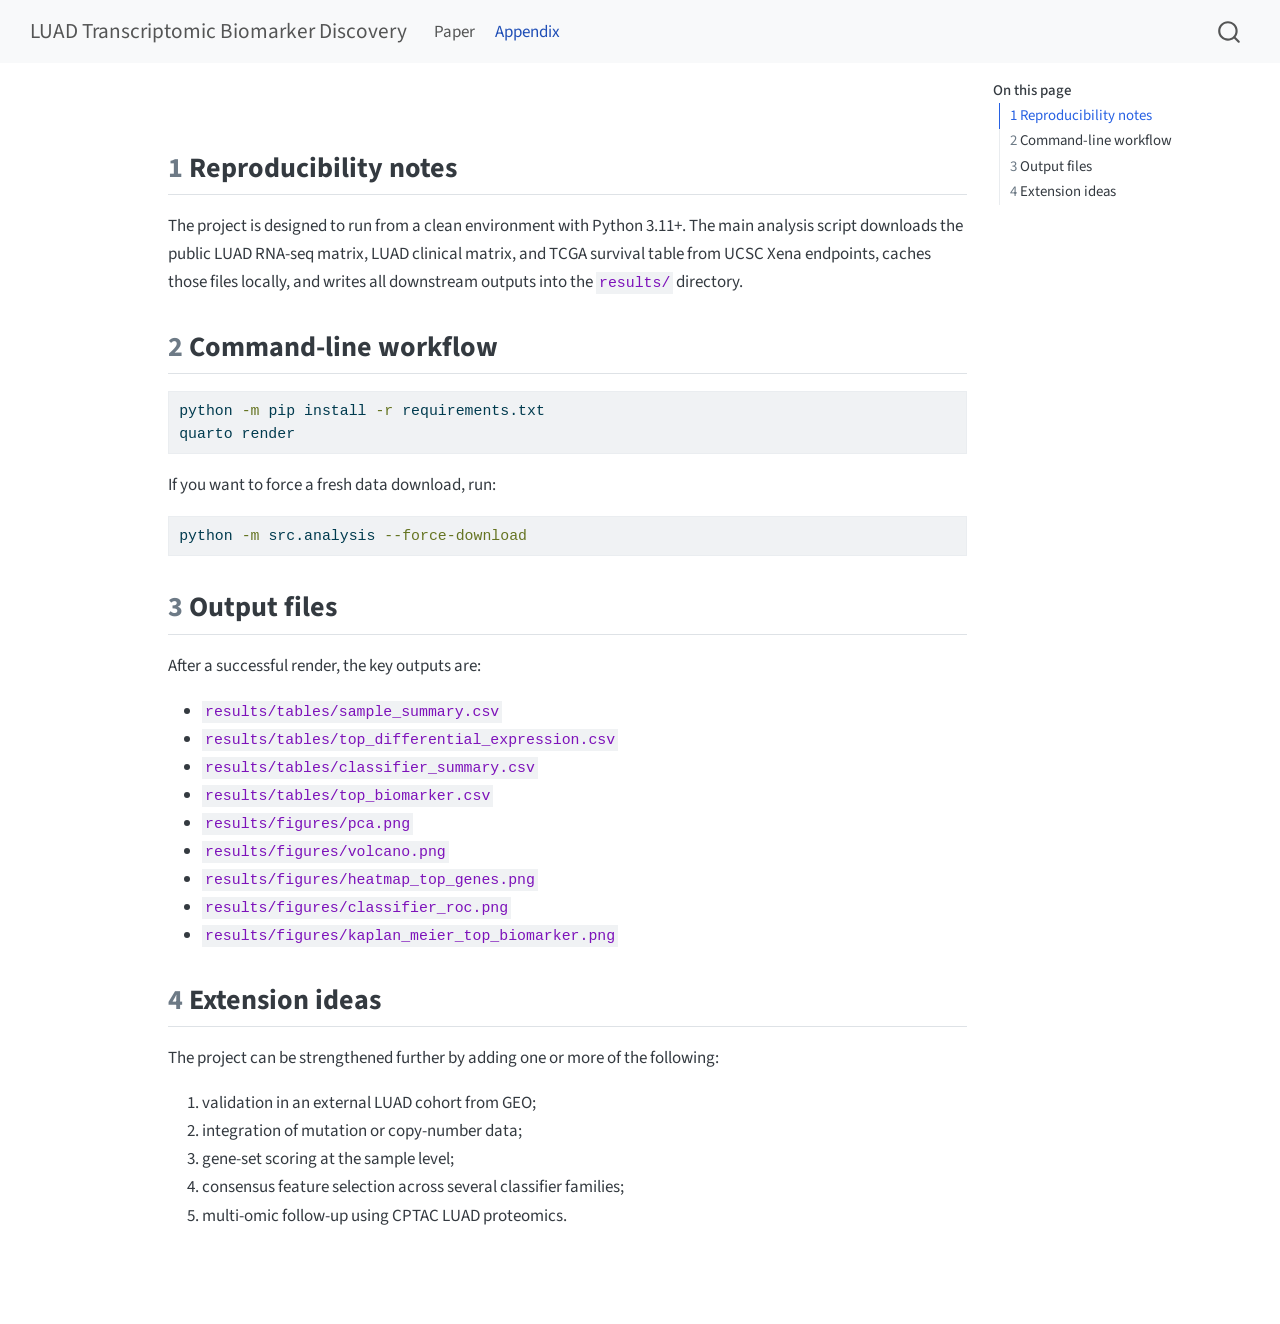
<file: docs/appendix.html>
<!DOCTYPE html>
<html xmlns="http://www.w3.org/1999/xhtml" lang="en" xml:lang="en"><head>

<meta charset="utf-8">
<meta name="generator" content="quarto-1.9.36">

<meta name="viewport" content="width=device-width, initial-scale=1.0, user-scalable=yes">


<title>Appendix – LUAD Transcriptomic Biomarker Discovery</title>
<style>
/* Default styles provided by pandoc.
** See https://pandoc.org/MANUAL.html#variables-for-html for config info.
*/
code{white-space: pre-wrap;}
span.smallcaps{font-variant: small-caps;}
div.columns{display: flex; gap: min(4vw, 1.5em);}
div.column{flex: auto; overflow-x: auto;}
div.hanging-indent{margin-left: 1.5em; text-indent: -1.5em;}
ul.task-list{list-style: none;}
ul.task-list li input[type="checkbox"] {
  width: 0.8em;
  margin: 0 0.8em 0.2em -1em; /* quarto-specific, see https://github.com/quarto-dev/quarto-cli/issues/4556 */ 
  vertical-align: middle;
}
/* CSS for syntax highlighting */
html { -webkit-text-size-adjust: 100%; }
pre > code.sourceCode { white-space: pre; position: relative; }
pre > code.sourceCode > span { display: inline-block; line-height: 1.25; }
pre > code.sourceCode > span:empty { height: 1.2em; }
.sourceCode { overflow: visible; }
code.sourceCode > span { color: inherit; text-decoration: inherit; }
div.sourceCode { margin: 1em 0; }
pre.sourceCode { margin: 0; }
@media screen {
div.sourceCode { overflow: auto; }
}
@media print {
pre > code.sourceCode { white-space: pre-wrap; }
pre > code.sourceCode > span { text-indent: -5em; padding-left: 5em; }
}
pre.numberSource code
  { counter-reset: source-line 0; }
pre.numberSource code > span
  { position: relative; left: -4em; counter-increment: source-line; }
pre.numberSource code > span > a:first-child::before
  { content: counter(source-line);
    position: relative; left: -1em; text-align: right; vertical-align: baseline;
    border: none; display: inline-block;
    -webkit-touch-callout: none; -webkit-user-select: none;
    -khtml-user-select: none; -moz-user-select: none;
    -ms-user-select: none; user-select: none;
    padding: 0 4px; width: 4em;
  }
pre.numberSource { margin-left: 3em;  padding-left: 4px; }
div.sourceCode
  {   }
@media screen {
pre > code.sourceCode > span > a:first-child::before { text-decoration: underline; }
}
</style>


<script src="site_libs/quarto-nav/quarto-nav.js"></script>
<script src="site_libs/quarto-nav/headroom.min.js"></script>
<script src="site_libs/clipboard/clipboard.min.js"></script>
<script src="site_libs/quarto-search/autocomplete.umd.js"></script>
<script src="site_libs/quarto-search/fuse.min.js"></script>
<script src="site_libs/quarto-search/quarto-search.js"></script>
<meta name="quarto:offset" content="./">
<script src="site_libs/quarto-html/quarto.js" type="module"></script>
<script src="site_libs/quarto-html/tabsets/tabsets.js" type="module"></script>
<script src="site_libs/quarto-html/popper.min.js"></script>
<script src="site_libs/quarto-html/tippy.umd.min.js"></script>
<script src="site_libs/quarto-html/anchor.min.js"></script>
<link href="site_libs/quarto-html/tippy.css" rel="stylesheet">
<link href="site_libs/quarto-html/quarto-syntax-highlighting-845c23b38eaddc0f92fda52bfe77a8c8.css" rel="stylesheet" id="quarto-text-highlighting-styles">
<script src="site_libs/bootstrap/bootstrap.min.js"></script>
<link href="site_libs/bootstrap/bootstrap-icons.css" rel="stylesheet">
<link href="site_libs/bootstrap/bootstrap-158031087360bce0ff56dc785ce39e06.min.css" rel="stylesheet" append-hash="true" id="quarto-bootstrap" data-mode="light">
<script id="quarto-search-options" type="application/json">{
  "location": "navbar",
  "copy-button": false,
  "collapse-after": 3,
  "panel-placement": "end",
  "type": "overlay",
  "limit": 50,
  "keyboard-shortcut": [
    "f",
    "/",
    "s"
  ],
  "show-item-context": false,
  "language": {
    "search-no-results-text": "No results",
    "search-matching-documents-text": "matching documents",
    "search-copy-link-title": "Copy link to search",
    "search-hide-matches-text": "Hide additional matches",
    "search-more-match-text": "more match in this document",
    "search-more-matches-text": "more matches in this document",
    "search-clear-button-title": "Clear",
    "search-text-placeholder": "",
    "search-detached-cancel-button-title": "Cancel",
    "search-submit-button-title": "Submit",
    "search-label": "Search"
  }
}</script>
<style>html{ scroll-behavior: smooth; }</style>


<link rel="stylesheet" href="styles.css">
</head>

<body class="nav-fixed quarto-light">

<div id="quarto-search-results"></div>
  <header id="quarto-header" class="headroom fixed-top">
    <nav class="navbar navbar-expand-lg " data-bs-theme="dark">
      <div class="navbar-container container-fluid">
      <div class="navbar-brand-container mx-auto">
    <a class="navbar-brand" href="./index.html">
    <span class="navbar-title">LUAD Transcriptomic Biomarker Discovery</span>
    </a>
  </div>
            <div id="quarto-search" class="" title="Search"></div>
          <button class="navbar-toggler" type="button" data-bs-toggle="collapse" data-bs-target="#navbarCollapse" aria-controls="navbarCollapse" role="menu" aria-expanded="false" aria-label="Toggle navigation" onclick="if (window.quartoToggleHeadroom) { window.quartoToggleHeadroom(); }">
  <span class="navbar-toggler-icon"></span>
</button>
          <div class="collapse navbar-collapse" id="navbarCollapse">
            <ul class="navbar-nav navbar-nav-scroll me-auto">
  <li class="nav-item">
    <a class="nav-link" href="./index.html"> 
<span class="menu-text">Paper</span></a>
  </li>  
  <li class="nav-item">
    <a class="nav-link active" href="./appendix.html" aria-current="page"> 
<span class="menu-text">Appendix</span></a>
  </li>  
</ul>
          </div> <!-- /navcollapse -->
            <div class="quarto-navbar-tools">
</div>
      </div> <!-- /container-fluid -->
    </nav>
</header>
<!-- content -->
<div id="quarto-content" class="quarto-container page-columns page-rows-contents page-layout-article page-navbar">
<!-- sidebar -->
<!-- margin-sidebar -->
    <div id="quarto-margin-sidebar" class="sidebar margin-sidebar">
        <nav id="TOC" role="doc-toc" class="toc-active">
    <h2 id="toc-title">On this page</h2>
   
  <ul>
  <li><a href="#reproducibility-notes" id="toc-reproducibility-notes" class="nav-link active" data-scroll-target="#reproducibility-notes"><span class="header-section-number">1</span> Reproducibility notes</a></li>
  <li><a href="#command-line-workflow" id="toc-command-line-workflow" class="nav-link" data-scroll-target="#command-line-workflow"><span class="header-section-number">2</span> Command-line workflow</a></li>
  <li><a href="#output-files" id="toc-output-files" class="nav-link" data-scroll-target="#output-files"><span class="header-section-number">3</span> Output files</a></li>
  <li><a href="#extension-ideas" id="toc-extension-ideas" class="nav-link" data-scroll-target="#extension-ideas"><span class="header-section-number">4</span> Extension ideas</a></li>
  </ul>
</nav>
    </div>
<!-- main -->
<main class="content" id="quarto-document-content">

<header id="title-block-header" class="quarto-title-block default">
<div class="quarto-title">
<h1 class="title">Appendix</h1>
</div>



<div class="quarto-title-meta">

    
  
    
  </div>
  


</header>


<section id="reproducibility-notes" class="level2" data-number="1">
<h2 data-number="1" class="anchored" data-anchor-id="reproducibility-notes"><span class="header-section-number">1</span> Reproducibility notes</h2>
<p>The project is designed to run from a clean environment with Python 3.11+. The main analysis script downloads the public LUAD RNA-seq matrix, LUAD clinical matrix, and TCGA survival table from UCSC Xena endpoints, caches those files locally, and writes all downstream outputs into the <code>results/</code> directory.</p>
</section>
<section id="command-line-workflow" class="level2" data-number="2">
<h2 data-number="2" class="anchored" data-anchor-id="command-line-workflow"><span class="header-section-number">2</span> Command-line workflow</h2>
<div class="code-copy-outer-scaffold"><div class="sourceCode" id="cb1"><pre class="sourceCode bash code-with-copy"><code class="sourceCode bash"><span id="cb1-1"><a href="#cb1-1" aria-hidden="true" tabindex="-1"></a><span class="ex">python</span> <span class="at">-m</span> pip install <span class="at">-r</span> requirements.txt</span>
<span id="cb1-2"><a href="#cb1-2" aria-hidden="true" tabindex="-1"></a><span class="ex">quarto</span> render</span></code></pre></div><button title="Copy to Clipboard" class="code-copy-button"><i class="bi"></i></button></div>
<p>If you want to force a fresh data download, run:</p>
<div class="code-copy-outer-scaffold"><div class="sourceCode" id="cb2"><pre class="sourceCode bash code-with-copy"><code class="sourceCode bash"><span id="cb2-1"><a href="#cb2-1" aria-hidden="true" tabindex="-1"></a><span class="ex">python</span> <span class="at">-m</span> src.analysis <span class="at">--force-download</span></span></code></pre></div><button title="Copy to Clipboard" class="code-copy-button"><i class="bi"></i></button></div>
</section>
<section id="output-files" class="level2" data-number="3">
<h2 data-number="3" class="anchored" data-anchor-id="output-files"><span class="header-section-number">3</span> Output files</h2>
<p>After a successful render, the key outputs are:</p>
<ul>
<li><code>results/tables/sample_summary.csv</code></li>
<li><code>results/tables/top_differential_expression.csv</code></li>
<li><code>results/tables/classifier_summary.csv</code></li>
<li><code>results/tables/top_biomarker.csv</code></li>
<li><code>results/figures/pca.png</code></li>
<li><code>results/figures/volcano.png</code></li>
<li><code>results/figures/heatmap_top_genes.png</code></li>
<li><code>results/figures/classifier_roc.png</code></li>
<li><code>results/figures/kaplan_meier_top_biomarker.png</code></li>
</ul>
</section>
<section id="extension-ideas" class="level2" data-number="4">
<h2 data-number="4" class="anchored" data-anchor-id="extension-ideas"><span class="header-section-number">4</span> Extension ideas</h2>
<p>The project can be strengthened further by adding one or more of the following:</p>
<ol type="1">
<li>validation in an external LUAD cohort from GEO;</li>
<li>integration of mutation or copy-number data;</li>
<li>gene-set scoring at the sample level;</li>
<li>consensus feature selection across several classifier families;</li>
<li>multi-omic follow-up using CPTAC LUAD proteomics.</li>
</ol>


</section>

</main> <!-- /main -->
<script id="quarto-html-after-body" type="application/javascript">
  window.document.addEventListener("DOMContentLoaded", function (event) {
    const icon = "";
    const anchorJS = new window.AnchorJS();
    anchorJS.options = {
      placement: 'right',
      icon: icon
    };
    anchorJS.add('.anchored');
    const isCodeAnnotation = (el) => {
      for (const clz of el.classList) {
        if (clz.startsWith('code-annotation-')) {                     
          return true;
        }
      }
      return false;
    }
    const onCopySuccess = function(e) {
      // button target
      const button = e.trigger;
      // don't keep focus
      button.blur();
      // flash "checked"
      button.classList.add('code-copy-button-checked');
      var currentTitle = button.getAttribute("title");
      button.setAttribute("title", "Copied!");
      let tooltip;
      if (window.bootstrap) {
        button.setAttribute("data-bs-toggle", "tooltip");
        button.setAttribute("data-bs-placement", "left");
        button.setAttribute("data-bs-title", "Copied!");
        tooltip = new bootstrap.Tooltip(button, 
          { trigger: "manual", 
            customClass: "code-copy-button-tooltip",
            offset: [0, -8]});
        tooltip.show();    
      }
      setTimeout(function() {
        if (tooltip) {
          tooltip.hide();
          button.removeAttribute("data-bs-title");
          button.removeAttribute("data-bs-toggle");
          button.removeAttribute("data-bs-placement");
        }
        button.setAttribute("title", currentTitle);
        button.classList.remove('code-copy-button-checked');
      }, 1000);
      // clear code selection
      e.clearSelection();
    }
    const getTextToCopy = function(trigger) {
      const outerScaffold = trigger.parentElement.cloneNode(true);
      const codeEl = outerScaffold.querySelector('code');
      for (const childEl of codeEl.children) {
        if (isCodeAnnotation(childEl)) {
          childEl.remove();
        }
      }
      return codeEl.innerText;
    }
    const clipboard = new window.ClipboardJS('.code-copy-button:not([data-in-quarto-modal])', {
      text: getTextToCopy
    });
    clipboard.on('success', onCopySuccess);
    if (window.document.getElementById('quarto-embedded-source-code-modal')) {
      const clipboardModal = new window.ClipboardJS('.code-copy-button[data-in-quarto-modal]', {
        text: getTextToCopy,
        container: window.document.getElementById('quarto-embedded-source-code-modal')
      });
      clipboardModal.on('success', onCopySuccess);
    }
      var localhostRegex = new RegExp(/^(?:http|https):\/\/localhost\:?[0-9]*\//);
      var mailtoRegex = new RegExp(/^mailto:/);
        var filterRegex = new RegExp('/' + window.location.host + '/');
      var isInternal = (href) => {
          return filterRegex.test(href) || localhostRegex.test(href) || mailtoRegex.test(href);
      }
      // Inspect non-navigation links and adorn them if external
     var links = window.document.querySelectorAll('a[href]:not(.nav-link):not(.navbar-brand):not(.toc-action):not(.sidebar-link):not(.sidebar-item-toggle):not(.pagination-link):not(.no-external):not([aria-hidden]):not(.dropdown-item):not(.quarto-navigation-tool):not(.about-link)');
      for (var i=0; i<links.length; i++) {
        const link = links[i];
        if (!isInternal(link.href)) {
          // undo the damage that might have been done by quarto-nav.js in the case of
          // links that we want to consider external
          if (link.dataset.originalHref !== undefined) {
            link.href = link.dataset.originalHref;
          }
        }
      }
    function tippyHover(el, contentFn, onTriggerFn, onUntriggerFn) {
      const config = {
        allowHTML: true,
        maxWidth: 500,
        delay: 100,
        arrow: false,
        appendTo: function(el) {
            return el.parentElement;
        },
        interactive: true,
        interactiveBorder: 10,
        theme: 'quarto',
        placement: 'bottom-start',
      };
      if (contentFn) {
        config.content = contentFn;
      }
      if (onTriggerFn) {
        config.onTrigger = onTriggerFn;
      }
      if (onUntriggerFn) {
        config.onUntrigger = onUntriggerFn;
      }
      window.tippy(el, config); 
    }
    const noterefs = window.document.querySelectorAll('a[role="doc-noteref"]');
    for (var i=0; i<noterefs.length; i++) {
      const ref = noterefs[i];
      tippyHover(ref, function() {
        // use id or data attribute instead here
        let href = ref.getAttribute('data-footnote-href') || ref.getAttribute('href');
        try { href = new URL(href).hash; } catch {}
        const id = href.replace(/^#\/?/, "");
        const note = window.document.getElementById(id);
        if (note) {
          return note.innerHTML;
        } else {
          return "";
        }
      });
    }
    const xrefs = window.document.querySelectorAll('a.quarto-xref');
    const processXRef = (id, note) => {
      // Strip column container classes
      const stripColumnClz = (el) => {
        el.classList.remove("page-full", "page-columns");
        if (el.children) {
          for (const child of el.children) {
            stripColumnClz(child);
          }
        }
      }
      stripColumnClz(note)
      if (id === null || id.startsWith('sec-')) {
        // Special case sections, only their first couple elements
        const container = document.createElement("div");
        if (note.children && note.children.length > 2) {
          container.appendChild(note.children[0].cloneNode(true));
          for (let i = 1; i < note.children.length; i++) {
            const child = note.children[i];
            if (child.tagName === "P" && child.innerText === "") {
              continue;
            } else {
              container.appendChild(child.cloneNode(true));
              break;
            }
          }
          if (window.Quarto?.typesetMath) {
            window.Quarto.typesetMath(container);
          }
          return container.innerHTML
        } else {
          if (window.Quarto?.typesetMath) {
            window.Quarto.typesetMath(note);
          }
          return note.innerHTML;
        }
      } else {
        // Remove any anchor links if they are present
        const anchorLink = note.querySelector('a.anchorjs-link');
        if (anchorLink) {
          anchorLink.remove();
        }
        if (window.Quarto?.typesetMath) {
          window.Quarto.typesetMath(note);
        }
        if (note.classList.contains("callout")) {
          return note.outerHTML;
        } else {
          return note.innerHTML;
        }
      }
    }
    for (var i=0; i<xrefs.length; i++) {
      const xref = xrefs[i];
      tippyHover(xref, undefined, function(instance) {
        instance.disable();
        let url = xref.getAttribute('href');
        let hash = undefined; 
        if (url.startsWith('#')) {
          hash = url;
        } else {
          try { hash = new URL(url).hash; } catch {}
        }
        if (hash) {
          const id = hash.replace(/^#\/?/, "");
          const note = window.document.getElementById(id);
          if (note !== null) {
            try {
              const html = processXRef(id, note.cloneNode(true));
              instance.setContent(html);
            } finally {
              instance.enable();
              instance.show();
            }
          } else {
            // See if we can fetch this
            fetch(url.split('#')[0])
            .then(res => res.text())
            .then(html => {
              const parser = new DOMParser();
              const htmlDoc = parser.parseFromString(html, "text/html");
              const note = htmlDoc.getElementById(id);
              if (note !== null) {
                const html = processXRef(id, note);
                instance.setContent(html);
              } 
            }).finally(() => {
              instance.enable();
              instance.show();
            });
          }
        } else {
          // See if we can fetch a full url (with no hash to target)
          // This is a special case and we should probably do some content thinning / targeting
          fetch(url)
          .then(res => res.text())
          .then(html => {
            const parser = new DOMParser();
            const htmlDoc = parser.parseFromString(html, "text/html");
            const note = htmlDoc.querySelector('main.content');
            if (note !== null) {
              // This should only happen for chapter cross references
              // (since there is no id in the URL)
              // remove the first header
              if (note.children.length > 0 && note.children[0].tagName === "HEADER") {
                note.children[0].remove();
              }
              const html = processXRef(null, note);
              instance.setContent(html);
            } 
          }).finally(() => {
            instance.enable();
            instance.show();
          });
        }
      }, function(instance) {
      });
    }
        let selectedAnnoteEl;
        const selectorForAnnotation = ( cell, annotation) => {
          let cellAttr = 'data-code-cell="' + cell + '"';
          let lineAttr = 'data-code-annotation="' +  annotation + '"';
          const selector = 'span[' + cellAttr + '][' + lineAttr + ']';
          return selector;
        }
        const selectCodeLines = (annoteEl) => {
          const doc = window.document;
          const targetCell = annoteEl.getAttribute("data-target-cell");
          const targetAnnotation = annoteEl.getAttribute("data-target-annotation");
          const annoteSpan = window.document.querySelector(selectorForAnnotation(targetCell, targetAnnotation));
          const lines = annoteSpan.getAttribute("data-code-lines").split(",");
          const lineIds = lines.map((line) => {
            return targetCell + "-" + line;
          })
          let top = null;
          let height = null;
          let parent = null;
          if (lineIds.length > 0) {
              //compute the position of the single el (top and bottom and make a div)
              const el = window.document.getElementById(lineIds[0]);
              top = el.offsetTop;
              height = el.offsetHeight;
              parent = el.parentElement.parentElement;
            if (lineIds.length > 1) {
              const lastEl = window.document.getElementById(lineIds[lineIds.length - 1]);
              const bottom = lastEl.offsetTop + lastEl.offsetHeight;
              height = bottom - top;
            }
            if (top !== null && height !== null && parent !== null) {
              // cook up a div (if necessary) and position it 
              let div = window.document.getElementById("code-annotation-line-highlight");
              if (div === null) {
                div = window.document.createElement("div");
                div.setAttribute("id", "code-annotation-line-highlight");
                div.style.position = 'absolute';
                parent.appendChild(div);
              }
              div.style.top = top - 2 + "px";
              div.style.height = height + 4 + "px";
              div.style.left = 0;
              let gutterDiv = window.document.getElementById("code-annotation-line-highlight-gutter");
              if (gutterDiv === null) {
                gutterDiv = window.document.createElement("div");
                gutterDiv.setAttribute("id", "code-annotation-line-highlight-gutter");
                gutterDiv.style.position = 'absolute';
                const codeCell = window.document.getElementById(targetCell);
                const gutter = codeCell.querySelector('.code-annotation-gutter');
                gutter.appendChild(gutterDiv);
              }
              gutterDiv.style.top = top - 2 + "px";
              gutterDiv.style.height = height + 4 + "px";
            }
            selectedAnnoteEl = annoteEl;
          }
        };
        const unselectCodeLines = () => {
          const elementsIds = ["code-annotation-line-highlight", "code-annotation-line-highlight-gutter"];
          elementsIds.forEach((elId) => {
            const div = window.document.getElementById(elId);
            if (div) {
              div.remove();
            }
          });
          selectedAnnoteEl = undefined;
        };
          // Handle positioning of the toggle
      window.addEventListener(
        "resize",
        throttle(() => {
          elRect = undefined;
          if (selectedAnnoteEl) {
            selectCodeLines(selectedAnnoteEl);
          }
        }, 10)
      );
      function throttle(fn, ms) {
      let throttle = false;
      let timer;
        return (...args) => {
          if(!throttle) { // first call gets through
              fn.apply(this, args);
              throttle = true;
          } else { // all the others get throttled
              if(timer) clearTimeout(timer); // cancel #2
              timer = setTimeout(() => {
                fn.apply(this, args);
                timer = throttle = false;
              }, ms);
          }
        };
      }
        // Attach click handler to the DT
        const annoteDls = window.document.querySelectorAll('dt[data-target-cell]');
        for (const annoteDlNode of annoteDls) {
          annoteDlNode.addEventListener('click', (event) => {
            const clickedEl = event.target;
            if (clickedEl !== selectedAnnoteEl) {
              unselectCodeLines();
              const activeEl = window.document.querySelector('dt[data-target-cell].code-annotation-active');
              if (activeEl) {
                activeEl.classList.remove('code-annotation-active');
              }
              selectCodeLines(clickedEl);
              clickedEl.classList.add('code-annotation-active');
            } else {
              // Unselect the line
              unselectCodeLines();
              clickedEl.classList.remove('code-annotation-active');
            }
          });
        }
    const findCites = (el) => {
      const parentEl = el.parentElement;
      if (parentEl) {
        const cites = parentEl.dataset.cites;
        if (cites) {
          return {
            el,
            cites: cites.split(' ')
          };
        } else {
          return findCites(el.parentElement)
        }
      } else {
        return undefined;
      }
    };
    var bibliorefs = window.document.querySelectorAll('a[role="doc-biblioref"]');
    for (var i=0; i<bibliorefs.length; i++) {
      const ref = bibliorefs[i];
      const citeInfo = findCites(ref);
      if (citeInfo) {
        tippyHover(citeInfo.el, function() {
          var popup = window.document.createElement('div');
          citeInfo.cites.forEach(function(cite) {
            var citeDiv = window.document.createElement('div');
            citeDiv.classList.add('hanging-indent');
            citeDiv.classList.add('csl-entry');
            var biblioDiv = window.document.getElementById('ref-' + cite);
            if (biblioDiv) {
              citeDiv.innerHTML = biblioDiv.innerHTML;
            }
            popup.appendChild(citeDiv);
          });
          return popup.innerHTML;
        });
      }
    }
  });
  </script>
</div> <!-- /content -->




<script src="site_libs/quarto-html/zenscroll-min.js"></script>
</body></html>
</file>
<file: docs/site_libs/quarto-html/tippy.css>
.tippy-box[data-animation=fade][data-state=hidden]{opacity:0}[data-tippy-root]{max-width:calc(100vw - 10px)}.tippy-box{position:relative;background-color:#333;color:#fff;border-radius:4px;font-size:14px;line-height:1.4;white-space:normal;outline:0;transition-property:transform,visibility,opacity}.tippy-box[data-placement^=top]>.tippy-arrow{bottom:0}.tippy-box[data-placement^=top]>.tippy-arrow:before{bottom:-7px;left:0;border-width:8px 8px 0;border-top-color:initial;transform-origin:center top}.tippy-box[data-placement^=bottom]>.tippy-arrow{top:0}.tippy-box[data-placement^=bottom]>.tippy-arrow:before{top:-7px;left:0;border-width:0 8px 8px;border-bottom-color:initial;transform-origin:center bottom}.tippy-box[data-placement^=left]>.tippy-arrow{right:0}.tippy-box[data-placement^=left]>.tippy-arrow:before{border-width:8px 0 8px 8px;border-left-color:initial;right:-7px;transform-origin:center left}.tippy-box[data-placement^=right]>.tippy-arrow{left:0}.tippy-box[data-placement^=right]>.tippy-arrow:before{left:-7px;border-width:8px 8px 8px 0;border-right-color:initial;transform-origin:center right}.tippy-box[data-inertia][data-state=visible]{transition-timing-function:cubic-bezier(.54,1.5,.38,1.11)}.tippy-arrow{width:16px;height:16px;color:#333}.tippy-arrow:before{content:"";position:absolute;border-color:transparent;border-style:solid}.tippy-content{position:relative;padding:5px 9px;z-index:1}
</file>
<file: docs/site_libs/quarto-html/quarto-syntax-highlighting-845c23b38eaddc0f92fda52bfe77a8c8.css>
/* quarto syntax highlight colors */
:root {
  --quarto-hl-ot-color: #003B4F;
  --quarto-hl-at-color: #657422;
  --quarto-hl-ss-color: #20794D;
  --quarto-hl-an-color: #5E5E5E;
  --quarto-hl-fu-color: #4758AB;
  --quarto-hl-st-color: #20794D;
  --quarto-hl-cf-color: #003B4F;
  --quarto-hl-op-color: #5E5E5E;
  --quarto-hl-er-color: #AD0000;
  --quarto-hl-bn-color: #AD0000;
  --quarto-hl-al-color: #AD0000;
  --quarto-hl-va-color: #111111;
  --quarto-hl-bu-color: inherit;
  --quarto-hl-ex-color: inherit;
  --quarto-hl-pp-color: #AD0000;
  --quarto-hl-in-color: #5E5E5E;
  --quarto-hl-vs-color: #20794D;
  --quarto-hl-wa-color: #5E5E5E;
  --quarto-hl-do-color: #5E5E5E;
  --quarto-hl-im-color: #00769E;
  --quarto-hl-ch-color: #20794D;
  --quarto-hl-dt-color: #AD0000;
  --quarto-hl-fl-color: #AD0000;
  --quarto-hl-co-color: #5E5E5E;
  --quarto-hl-cv-color: #5E5E5E;
  --quarto-hl-cn-color: #8f5902;
  --quarto-hl-sc-color: #5E5E5E;
  --quarto-hl-dv-color: #AD0000;
  --quarto-hl-kw-color: #003B4F;
}

/* other quarto variables */
:root {
  --quarto-font-monospace: SFMono-Regular, Menlo, Monaco, Consolas, "Liberation Mono", "Courier New", monospace;
}

/* syntax highlight based on Pandoc's rules */
pre > code.sourceCode > span {
  color: #003B4F;
}

code.sourceCode > span {
  color: #003B4F;
}

div.sourceCode,
div.sourceCode pre.sourceCode {
  color: #003B4F;
}

/* Normal */
code span {
  color: #003B4F;
}

/* Alert */
code span.al {
  color: #AD0000;
  font-style: inherit;
}

/* Annotation */
code span.an {
  color: #5E5E5E;
  font-style: inherit;
}

/* Attribute */
code span.at {
  color: #657422;
  font-style: inherit;
}

/* BaseN */
code span.bn {
  color: #AD0000;
  font-style: inherit;
}

/* BuiltIn */
code span.bu {
  font-style: inherit;
}

/* ControlFlow */
code span.cf {
  color: #003B4F;
  font-weight: bold;
  font-style: inherit;
}

/* Char */
code span.ch {
  color: #20794D;
  font-style: inherit;
}

/* Constant */
code span.cn {
  color: #8f5902;
  font-style: inherit;
}

/* Comment */
code span.co {
  color: #5E5E5E;
  font-style: inherit;
}

/* CommentVar */
code span.cv {
  color: #5E5E5E;
  font-style: italic;
}

/* Documentation */
code span.do {
  color: #5E5E5E;
  font-style: italic;
}

/* DataType */
code span.dt {
  color: #AD0000;
  font-style: inherit;
}

/* DecVal */
code span.dv {
  color: #AD0000;
  font-style: inherit;
}

/* Error */
code span.er {
  color: #AD0000;
  font-style: inherit;
}

/* Extension */
code span.ex {
  font-style: inherit;
}

/* Float */
code span.fl {
  color: #AD0000;
  font-style: inherit;
}

/* Function */
code span.fu {
  color: #4758AB;
  font-style: inherit;
}

/* Import */
code span.im {
  color: #00769E;
  font-style: inherit;
}

/* Information */
code span.in {
  color: #5E5E5E;
  font-style: inherit;
}

/* Keyword */
code span.kw {
  color: #003B4F;
  font-weight: bold;
  font-style: inherit;
}

/* Operator */
code span.op {
  color: #5E5E5E;
  font-style: inherit;
}

/* Other */
code span.ot {
  color: #003B4F;
  font-style: inherit;
}

/* Preprocessor */
code span.pp {
  color: #AD0000;
  font-style: inherit;
}

/* SpecialChar */
code span.sc {
  color: #5E5E5E;
  font-style: inherit;
}

/* SpecialString */
code span.ss {
  color: #20794D;
  font-style: inherit;
}

/* String */
code span.st {
  color: #20794D;
  font-style: inherit;
}

/* Variable */
code span.va {
  color: #111111;
  font-style: inherit;
}

/* VerbatimString */
code span.vs {
  color: #20794D;
  font-style: inherit;
}

/* Warning */
code span.wa {
  color: #5E5E5E;
  font-style: italic;
}

.prevent-inlining {
  content: "</";
}

/*# sourceMappingURL=ac89f0bb514bba72461919f78549e31c.css.map */
</file>
<file: docs/styles.css>
body {
  font-size: 17px;
  line-height: 1.65;
}

.quarto-title-block .quarto-title-banner {
  background: linear-gradient(90deg, #143d59 0%, #1f5c84 100%);
}

.quarto-title-block .title,
.quarto-title-block .subtitle,
.quarto-title-block .quarto-title-meta {
  color: #ffffff;
}

h1, h2, h3 {
  font-weight: 700;
}

table {
  font-size: 0.96rem;
}

.callout {
  border-left: 4px solid #1f5c84;
}
</file>
